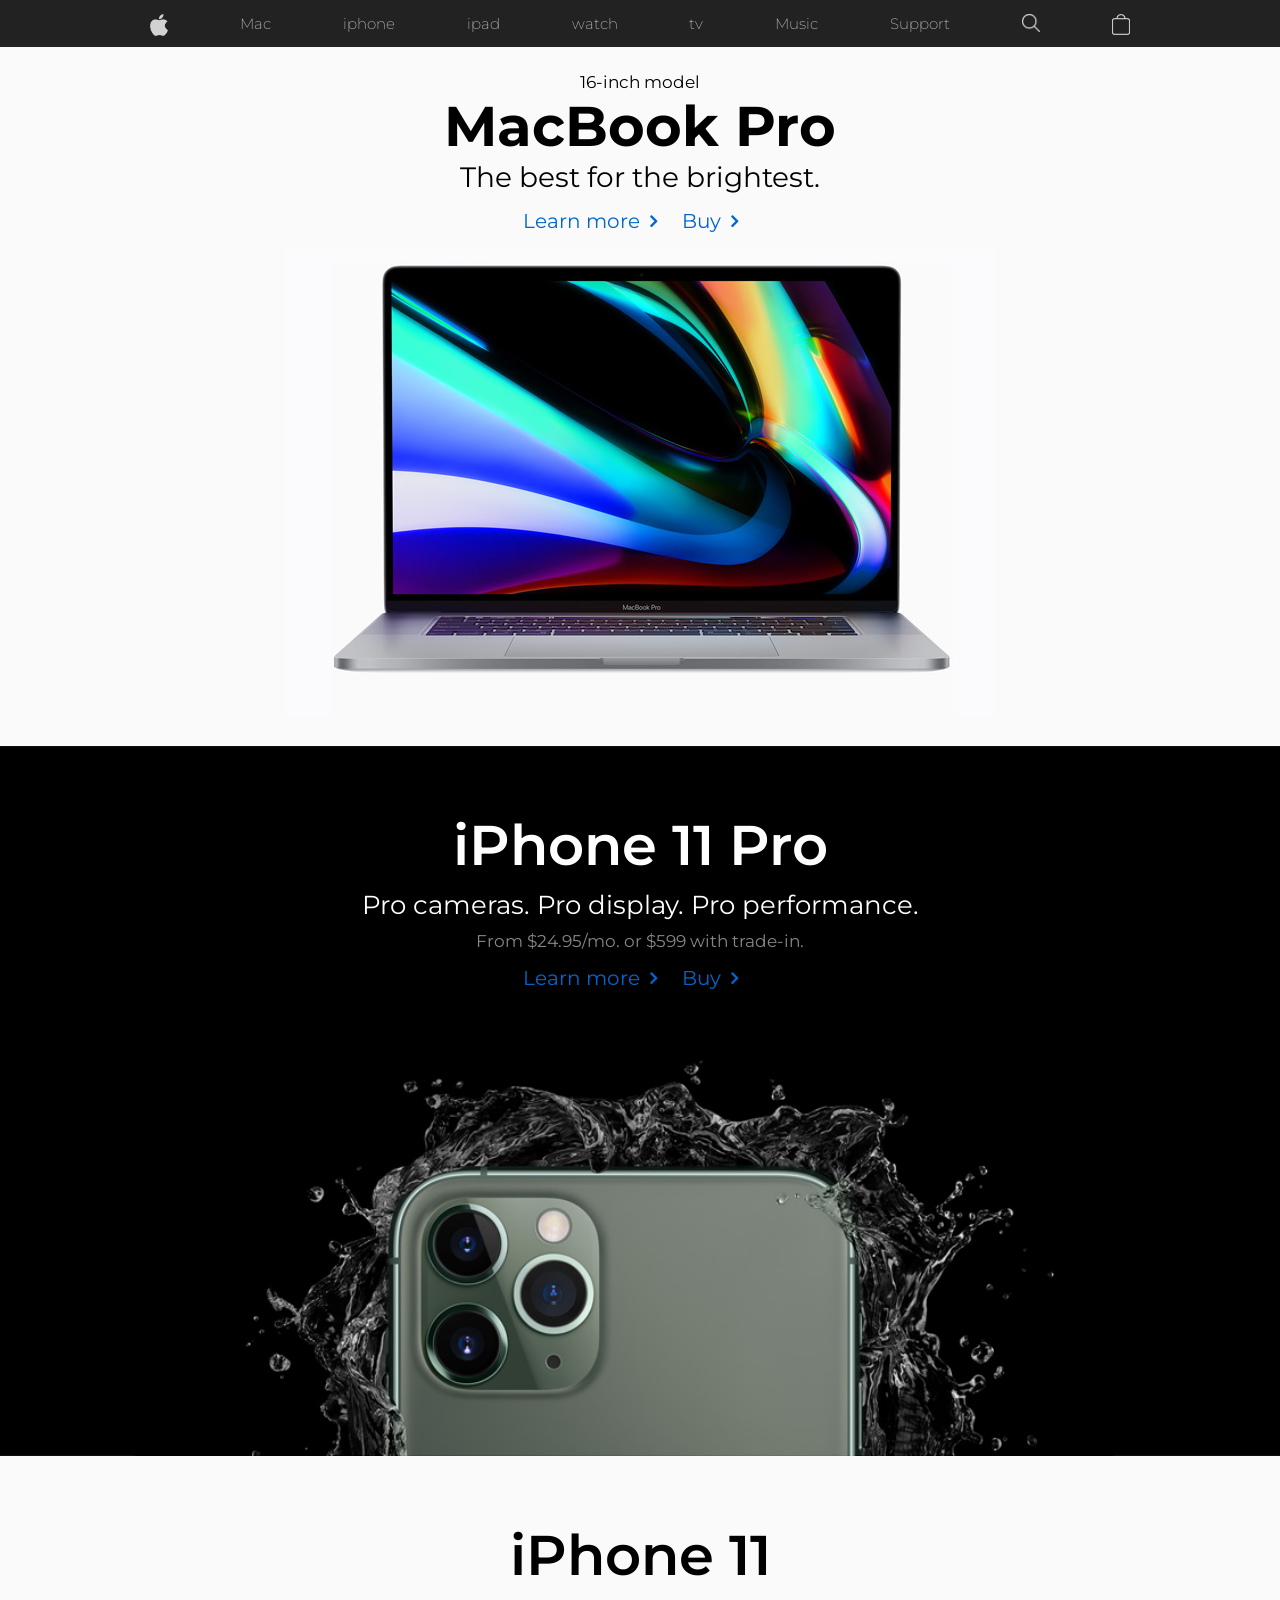
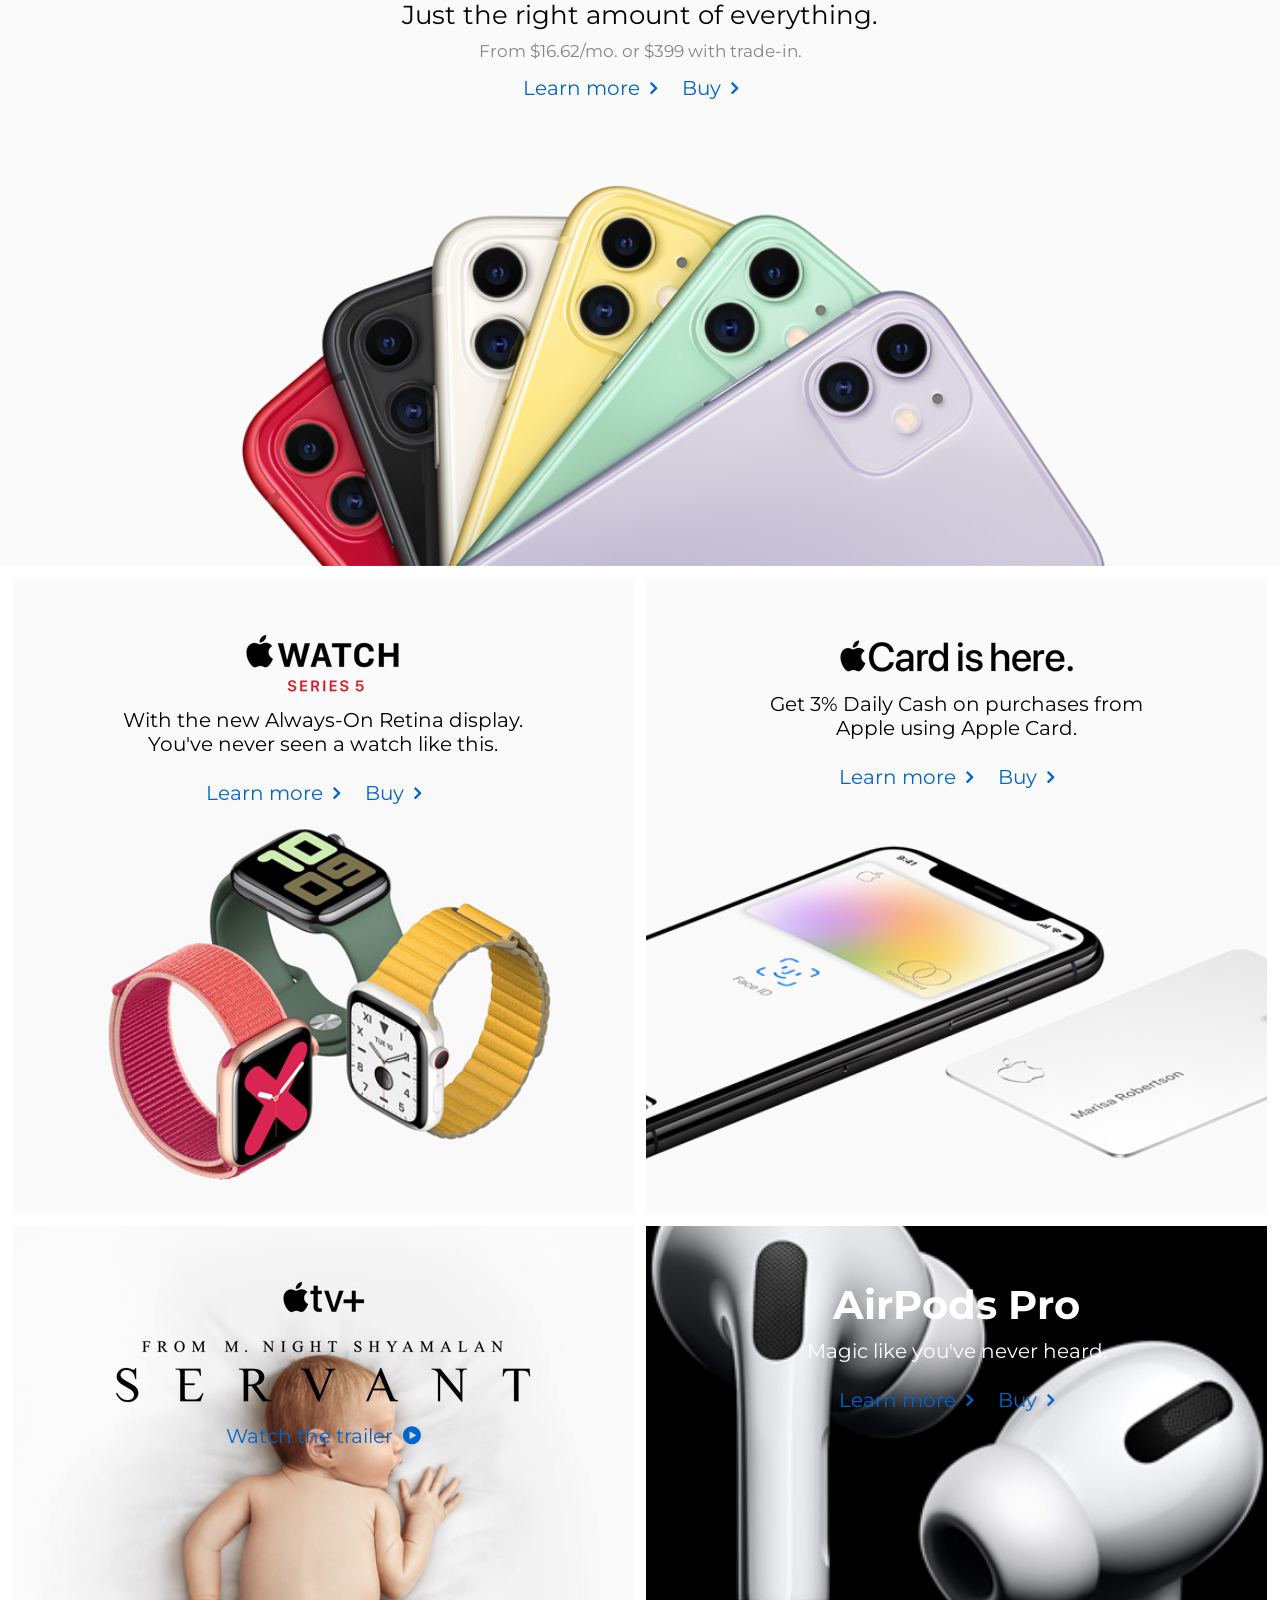
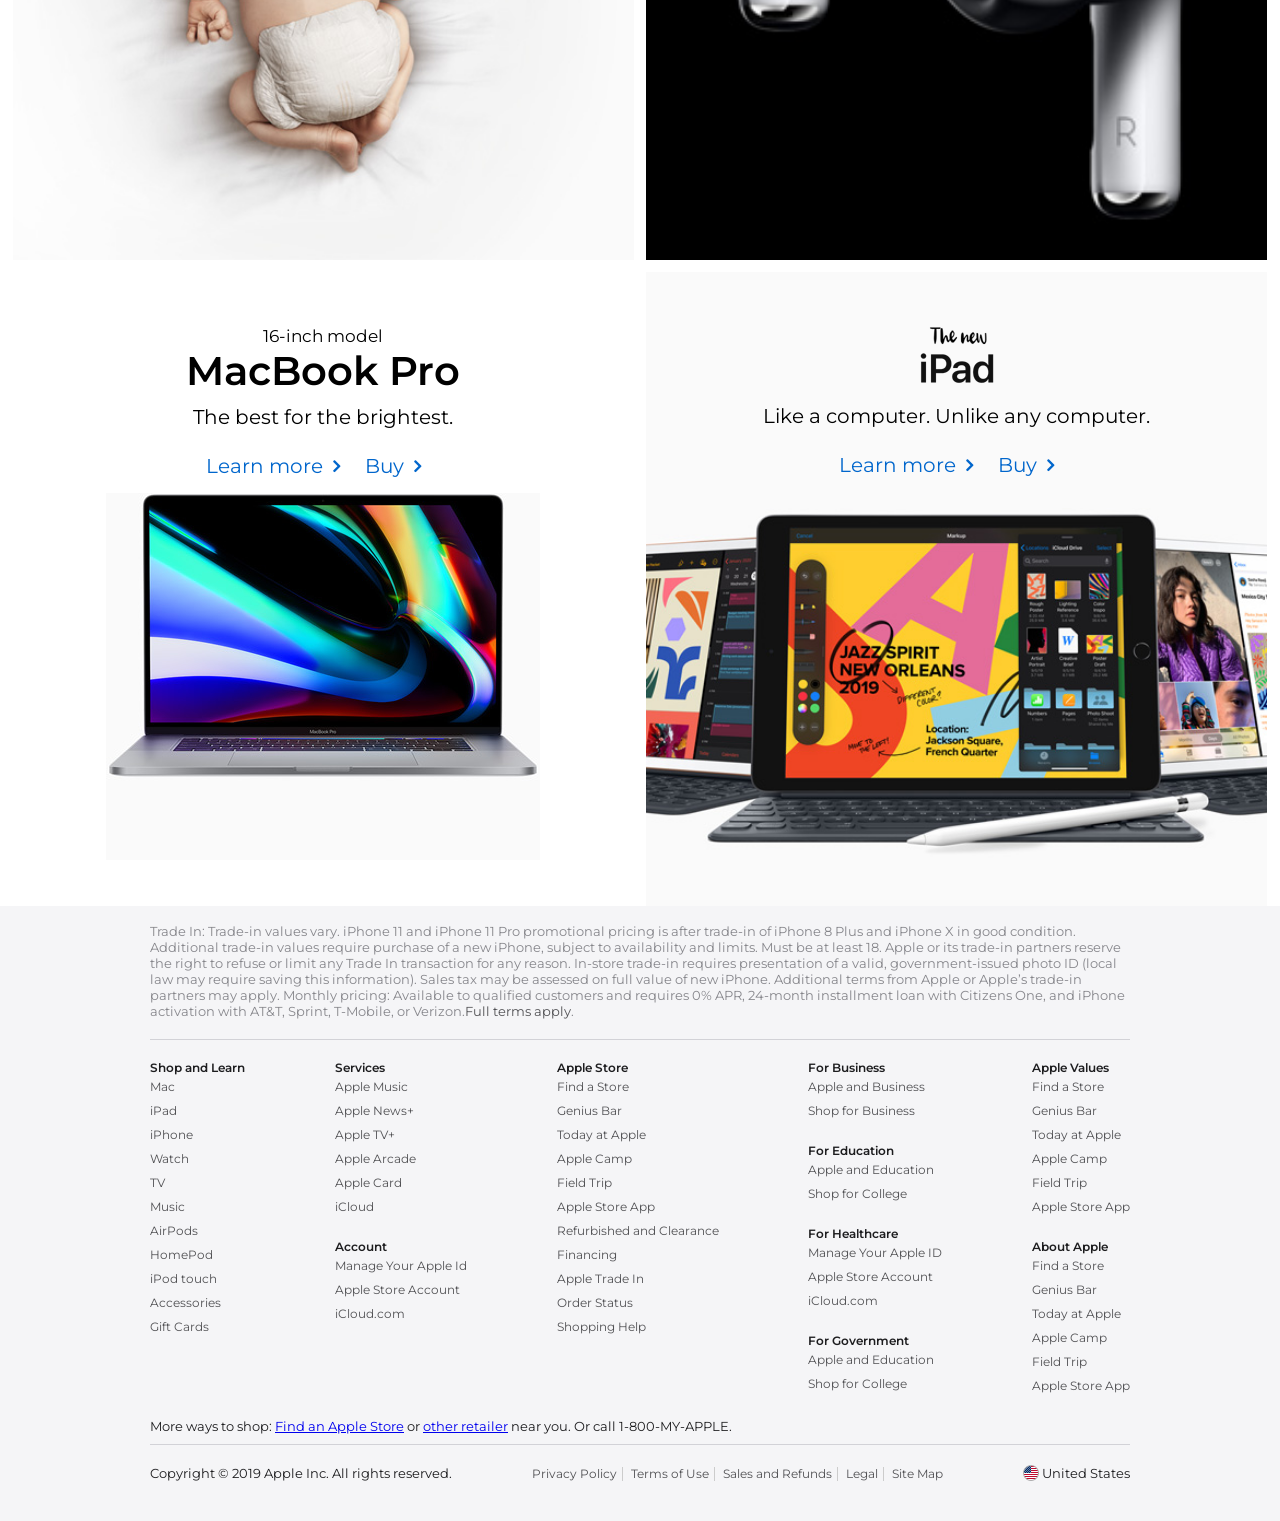
<file: apple 2/Apple/index.html>
<!DOCTYPE html>
<html lang="en">
<head>
    <meta charset="UTF-8">
    <meta name="viewport" content="width=device-width, initial-scale=1.0">
    <title>Apple</title>
    <link rel="stylesheet" type="text/css" href="css/style.css">
    <link rel="stylesheet" href="https://maxcdn.bootstrapcdn.com/font-awesome/4.6.2/css/font-awesome.min.css">
    <link href="https://fonts.googleapis.com/css?family=Montserrat:200,200i,300,300i,400,600,600i,700,700i,800,800i,900,900i&display=swap" rel="stylesheet">
</head>
<body>
    <div class="outer-wrapper">
        <header class="header-wrapper">
            <div class="internal-wrapper">
                <div class="header-links-wrapper">
                    <ul>
                        <li class="apple-logo"><a href="#"><img src="images/icons/logo.png"></a></li>
                        <li> <a href="#">Mac</a></li>
                        <li> <a href="#">iphone</a></li>
                        <li> <a href="#">ipad</a></li>
                        <li> <a href="#">watch</a></li>
                        <li> <a href="#">tv</a></li>
                        <li> <a href="#">Music</a></li>
                        <li> <a href="#">Support</a></li>
                        <li class="search"><a href="#"><img src="images/icons/search-icon.png"></a></li>
                        <li class="cart"><a href="#"><img src="images/icons/cart.png"></a></li>
                    </ul>
                </div>
            </div>
        </header>

        <section>

        </section>
    </div>
    
    <section class="main-highlight-wrapper">
        <div class="internal-wrapper">
            <div class="model">
                16-inch model
            </div>
    
            <div class="product-title">
                MacBook Pro
            </div>
    
            <div class="brief-description">
                The best for the brightest.
            </div>
    
            <div class="links-wrapper">
                <ul>
                    <li><a href="">Learn more</a></li>
                    <li><a href="">Buy</a></li>
                </ul>
            </div>
    
            <div class="main-image-wrapper">
                <img src="images/home/mac-laptop.jpg" />
            </div>
            
        </div>
    </section>

    <section class="second-hightlight-wrapper">
        <div class="internal-wrapper">
            <div class="title-wraper">
                iPhone 11 Pro
            </div>
            <div class="description-wrapper">
                Pro cameras. Pro display. Pro performance.
            </div>
            <div class="price-wrapper">
                From $24.95/mo. or $599 with trade-in.
            </div>
            <div class="links-wrapper">
                <ul>
                    <li><a href="">Learn more</a></li>
                    <li><a href="">Buy</a></li>
                </ul>
            </div>
        </div>
    </section>

    <section class="third-highlight-wrapper">
        <div class="internal-wrapper">
            <div class="title-wraper">
                iPhone 11
            </div>
            <div class="description-wrapper">
                Just the right amount of everything.
            </div>
            <div class="price-wrapper">
                From $16.62/mo. or $399 with trade-in.
            </div>
            <div class="links-wrapper">
                <ul>
                    <li><a href="">Learn more</a></li>
                    <li><a href="">Buy</a></li>
                </ul>
            </div>
        </div>
    </section>

    <section class="fourth-heghlight-wrapper">
        <div class="left-side-wrapper">
            <div class="top-logo-wrapper">
                <div class="logo-wrapper">
                    <img src="images/icons/watch-series5-logo.png">
                </div>
            </div>
            <div class="description-wraper">
                With the new Always-On Retina display.<br>
                You've never seen a watch like this.
            </div>
            <div class="links-wrapper">
                <ul>
                    <li><a href="">Learn more</a></li>
                    <li><a href="">Buy</a></li>
                </ul>
            </div>
        </div>
    
        <div class="right-side-wrapper">
            <div class="top-logo-wrapper">
                <div class="logo-wrapper">
                    <img src="images/icons/apple-card-logo.png">
                </div>
            </div>
            <div class="description-wraper">
                Get 3% Daily Cash on purchases from Apple using Apple Card.
            </div>
            <div class="links-wrapper">
                <ul>
                    <li><a href="">Learn more</a></li>
                    <li><a href="">Buy</a></li>
                </ul>
            </div>
        </div>
    </section>

    <section class="fifth-heghlight-wrapper">
        <div class="left-side-wrapper">
            <div class="top-logo-wrapper">
                <div class="logo-wrapper">
                    <img src="images/icons/apple-tv-logo.png">
                </div>
            </div>
    
            <div class="tvshow-logo-wraper">
                <img src="images/icons/servant-logo.png">
            </div>
    
            <div class="watch-more-wrapper">
                <a href="#">Watch the trailer</a>
            </div>
        </div>
    
        <div class="right-side-wrapper">
            <div class="top-logo-wrapper">
                <div class="logo-wrapper">
                    AirPods Pro
                </div>
            </div>
    
            <div class="description-wraper">
                Magic like you've never heard.
            </div>
    
            <div class="links-wrapper">
                <ul>
                    <li><a href="">Learn more</a></li>
                    <li><a href="">Buy</a></li>
                </ul>
            </div>
        </div>
    </section>

    <section class="sixth-heghlight-wrapper">
        <div class="left-side-wrapper">
            <div class="model">
                16-inch model
            </div>
    
            <div class="product-title-small">
                MacBook Pro
            </div>
        
            <div class="description-wraper">
                The best for the brightest.
            </div>
    
            <div class="links-wrapper">
                <ul>
                    <li><a href="">Learn more</a></li>
                    <li><a href="">Buy</a></li>
                </ul>
            </div>
                        
            <div class="image-wrapper">
               <img src="images/home/macbook-pro.jpg">
            </div>
        </div>
    
        <div class="right-side-wrapper">
            <div class="top-logo-wrapper">
                <div class="logo-wrapper">
                    <img src="images/icons/new-ipad-logo.png">
                </div>
            </div>
    
            <div class="description-wraper">
                Like a computer. Unlike any computer.
            </div>
    
            <div class="links-wrapper">
                <ul>
                    <li><a href="">Learn more</a></li>
                    <li><a href="">Buy</a></li>
                </ul>
            </div>
        </div>
    </section>



    <footer class="footer-wrapper">
        <div class="internal-wrapper">
            <div class="fotter-upper-text">
                Trade In: Trade-in values vary. iPhone 11 and iPhone 11 Pro promotional pricing is after trade-in of iPhone 8 Plus and iPhone X in good condition. Additional trade-in values require purchase of a new iPhone, subject to availability and limits. Must be at least 18. Apple or its trade-in partners reserve the right to refuse or limit any Trade In transaction for any reason. In-store trade-in requires presentation of a valid, government-issued photo ID (local law may require saving this information). Sales tax may be assessed on full value of new iPhone. Additional terms from Apple or Apple’s trade-in partners may apply. Monthly pricing: Available to qualified customers and requires 0% APR, 24-month installment loan with Citizens One, and iPhone activation with AT&T, Sprint, T-Mobile, or Verizon.<a href="#">Full terms apply</a>.
    
            </div>
    
            <div class="footer-links-wrapper">
                <div class="links-wrapper-1">
                    <h3>Shop and Learn</h3>
                    <ul>
                        <li><a href="#">Mac</a></li>
                        <li><a href="#">iPad</a></li>
                        <li><a href="#">iPhone</a></li>
                        <li><a href="#">Watch</a></li>
                        <li><a href="#">TV</a></li>
                        <li><a href="#">Music</a></li>
                        <li><a href="#">AirPods</a></li>
                        <li><a href="#">HomePod</a></li>
                        <li><a href="#">iPod touch</a></li>
                        <li><a href="#">Accessories</a></li>
                        <li><a href="#">Gift Cards</a></li>
                    </ul>
                </div>
    
                <div class="links-wrapper-2">
                    <h3>Services</h3>
                    <ul>
                        <li><a href="#">Apple Music</a></li>
                        <li><a href="#">Apple News+</a></li>
                        <li><a href="#">Apple TV+</a></li>
                        <li><a href="#">Apple Arcade</a></li>
                        <li><a href="#">Apple Card</a></li>
                        <li><a href="#">iCloud</a></li>
                    </ul>
                    <h3>Account</h3>
                    <ul>
                        <li><a href="#">Manage Your Apple Id</a></li>
                        <li><a href="#">Apple Store Account</a></li>
                        <li><a href="#">iCloud.com</a></li>
                    </ul>
                </div>
    
                <div class="links-wrapper-3">
                    <h3>Apple Store</h3>
                    <ul>
                        <li><a href="#">Find a Store</a></li>
                        <li><a href="#">Genius Bar</a></li>
                        <li><a href="#">Today at Apple</a></li>
                        <li><a href="#">Apple Camp</a></li>
                        <li><a href="#">Field Trip</a></li>
                        <li><a href="#">Apple Store App</a></li>
                        <li><a href="#">Refurbished and Clearance</a></li>
                        <li><a href="#">Financing</a></li>
                        <li><a href="#">Apple Trade In</a></li>
                        <li><a href="#">Order Status</a></li>
                        <li><a href="#">Shopping Help</a></li>
                    </ul>
                </div>
    
                <div class="links-wrapper-4">
                    <h3>For Business</h3>
                    <ul>
                        <li><a href="#">Apple and Business</a></li>
                        <li><a href="#">Shop for Business</a></li>
                    </ul>
                    <h3>For Education</h3>
                    <ul>
                        <li><a href="#">Apple and Education</a></li>
                        <li><a href="#">Shop for College</a></li>
                    </ul>
                    <h3>For Healthcare</h3>
                    <ul>
                        <li><a href="#">Manage Your Apple ID</a></li>
                        <li><a href="#">Apple Store Account</a></li>
                        <li><a href="#">iCloud.com</a></li>
                    </ul>
                    <h3>For Government</h3>
                    <ul>
                        <li><a href="#">Apple and Education</a></li>
                        <li><a href="#">Shop for College</a></li>
                    </ul>
                </div>
    
                <div class="links-wrapper-5">
                    <h3>Apple Values</h3>
                    <ul>
                        <li><a href="#">Find a Store</a></li>
                        <li><a href="#">Genius Bar</a></li>
                        <li><a href="#">Today at Apple</a></li>
                        <li><a href="#">Apple Camp</a></li>
                        <li><a href="#">Field Trip</a></li>
                        <li><a href="#">Apple Store App</a></li>
                    </ul>
                    <h3>About Apple</h3>
                    <ul>
                        <li><a href="#">Find a Store</a></li>
                        <li><a href="#">Genius Bar</a></li>
                        <li><a href="#">Today at Apple</a></li>
                        <li><a href="#">Apple Camp</a></li>
                        <li><a href="#">Field Trip</a></li>
                        <li><a href="#">Apple Store App</a></li>
                    </ul>
                </div>
            </div>

            <div class="my-apple-wrapper">
                More ways to shop: <a href="#">Find an Apple Store</a> or <a href="#">other retailer</a> near you. Or call 1-800-MY-APPLE.
            </div>
            <div class="copyright-wrapper">
                <div class="copyright">
                    Copyright © 2019 Apple Inc. All rights reserved.
                </div>
                <div class="footer-links-terms">
                    <ul>
                        <li><a href="#">Privacy Policy</a></li>
                        <li><a href="#">Terms of Use</a></li>
                        <li><a href="#">Sales and Refunds</a></li>
                        <li><a href="#">Legal</a></li>
                        <li><a href="#">Site Map</a></li>
                    </ul>
                </div>
                <div class="footer-country">
                    <div class="flag-wrapper"><img src="images/icons/16.png"></div> <div class="footer-country-name">United States</div>
                </div>
            </div>
        </div>  
    </footer>
</body>
</html>
</file>
<file: apple 2/Apple/css/style.css>
*{
    padding: 0;
    margin: 0;
}

img {
    max-width: 100%;
    max-height: 100%;
}

body {
    font-family: 'Montserrat', sans-serif;
    font-size: 20px;
}

/*Header*/
.header-wrapper {
    background-color: rgba(0, 0, 0, 0.866);
    color: white;
}

.header-links-wrapper ul {
    display: flex;
    -webkit-box-pack: justify;
    justify-content: space-between;
    font-weight: 200;
    font-size: 0.75em;
    list-style: none;
}

.header-links-wrapper ul li{
    opacity: 0.8;
    padding: 14px 0 8px;
    height: 25px;
}

.internal-wrapper {
    width: 980px;
    padding: 0 10px;
    margin: 0 auto;
}

.header-links-wrapper ul li a{
    color: white;
    text-decoration: none;
}

.header-links-wrapper ul li:hover {
    opacity: 1;
}

.apple-logo, .cart, .search {
    width: 18px;
}

/*footer*/

.footer-wrapper {
    background-color: #f5f5f7;
    color: #1d1d1f;
    font-size: .65em;
}

.fotter-upper-text {
    border-bottom: 1px solid #d2d2d7;
    color: #86868b;
    padding: 17px 0 20px;
}

.fotter-upper-text a{
    text-decoration: none;
    color: #515154;
}

.fotter-upper-text a:hover{
    text-decoration: underline;
}

.footer-links-wrapper {
    display: flex;
    -webkit-box-pack: justify;
    justify-content: space-between;
    padding-top: 20px;
}

.footer-wrapper ul {
    list-style: none;
    padding-bottom: 20px;
}

.footer-wrapper ul li {
    padding: 5px 0;
    font-size: 0.9em;
}

.footer-links-wrapper a {
    color: #515154;
    text-decoration: none;
}

.footer-links-wrapper a:hover {
    text-decoration: underline;
}

.footer-links-wrapper h3 {
    font-size: 12px;
    font-weight: 600;
}

.my-apple-wrapper {
    border-bottom: 1px solid #d2d2d7;
    padding-bottom: 10px;
    margin-bottom: 10px;
}

.copyright-wrapper {
    display: flex;
    -webkit-box-pack: justify;
    justify-content: space-between;
    padding: 10px 0 20px;
}
.footer-links-terms ul li {
    display: inline-block;
    padding: 0 5px;
    border-right: 1px solid #ccc;
}

.footer-links-terms ul li:last-child {
    border-right: 0px;
}

.footer-links-terms ul li a {
    text-decoration: none;
    color: #515154;
}

.footer-links-terms ul li a:hover {
    text-decoration: underline;
}

.footer-country {
    display: inline-block;
}

.flag-wrapper {
    display: inline-block;
    vertical-align: middle;
}

.footer-country-name {
    display: inline-block;
    vertical-align: top;
}

/*Main Hligh Light*/

.main-highlight-wrapper {
    background: #fafafa;
    text-align: center;
    padding: 25px 0;
}

.links-wrapper ul {
    list-style: none;
}

.model {
    font-size: .85em;
}

.product-title {
    font-weight: 700;
    font-size: 56px;
}

.brief-description {
    font-size: 28px;
}

.links-wrapper {
    padding: 15px 0;
}

.links-wrapper ul li {
    display: inline-block;
    padding-right: 20px;
}

.links-wrapper ul li a {
    color: #06c;
    text-decoration: none;
}

.links-wrapper ul li a:hover {
    color: #000;
}

.links-wrapper ul li a:after {
    font-family: "FontAwesome";
    font-weight: 900;
    content: "\f105";
    padding-left: 10px;
}

/*second highlight*/

.second-hightlight-wrapper {
    background-image: url("../images/home/iphone11-pro-bg.jpg");
    height: 580px;
    background-position: center;
    background-repeat: no-repeat;
    background-size: cover;
    text-align: center;
    padding: 65px 20px;
    color: #fff;
}
.title-wraper {
    font-weight: 600;
    font-size: 56px;
}
.description-wrapper {
    font-size: 26px;
    padding: 10px 0;
}
.price-wrapper {
    color: #86868b;
    font-size: 0.85em;
}

/*Third highlight*/
.third-highlight-wrapper {
    background-image: url("../images/home/iphone11-bg.jpg");
    height: 580px;
    background-position: center;
    background-repeat: no-repeat;
    background-size: cover;
    text-align: center;
    padding: 65px 20px;
}

/*Fourth Highlight Section */

.fourth-heghlight-wrapper {
    display: flex;
    -webkit-box-pack: justify;
    justify-content: space-between;
    background: #fff;
}

.left-side-wrapper {
    height: 580px;
    background-position: center;
    background-repeat: no-repeat;
    background-size: cover;
    text-align: center;
    width: 48.5%;
    margin: 1% 0.5% 0% 1%;
    padding-top: 54px;
}

.fourth-heghlight-wrapper .left-side-wrapper {
    background-image: url("../images/home/watch-series-5.jpg");
}

.right-side-wrapper {
    height: 580px;
    background-position: center;
    background-repeat: no-repeat;
    background-size: cover;
    text-align: center;
    width: 48.5%;
    margin: 1% 1% 0% 0.5%;
    padding-top: 54px;
}

.fourth-heghlight-wrapper .right-side-wrapper {
    background-image: url("../images/home/apple-card.jpg");
}

.description-wraper {
    max-width: 430px;
    margin: 0 auto;
    padding: 10px;
}

/* Fifth Highlight Section */
.fifth-heghlight-wrapper {
    display: flex;
    -webkit-box-pack: justify;
    justify-content: space-between;
    background: #fff;
}

.fifth-heghlight-wrapper .left-side-wrapper {
    background-image: url("../images/home/apple-tv-background.jpg");
}

.fifth-heghlight-wrapper .right-side-wrapper {
    background-image: url("../images/home/air-pods.jpg");
    color: #fff;
}

.tvshow-logo-wraper {
    padding: 10px 0;
}

.watch-more-wrapper a {
    color: #06c;
    text-decoration: none;
}

.watch-more-wrapper a:hover {
    text-decoration: underline;
}

.watch-more-wrapper a:after {
    font-family: "FontAwesome";
    font-weight: 900;
    content: "\f144";
    padding-left: 10px;
}

.right-side-wrapper .top-logo-wrapper {
    font-size: 40px;
    font-weight: 700;
}

/* Sixth Highlight Section */
.sixth-heghlight-wrapper {
    display: flex;
    -webkit-box-pack: justify;
    justify-content: space-between;
    background: #fff;
}

.sixth-heghlight-wrapper .left-side-wrapper .image-wrapper {
    
}

.sixth-heghlight-wrapper .right-side-wrapper {
    background-image: url("../images/home/new-ipad.jpg");
}

.product-title-small {
    font-weight: 600;
    font-size: 40px;
}
</file>
